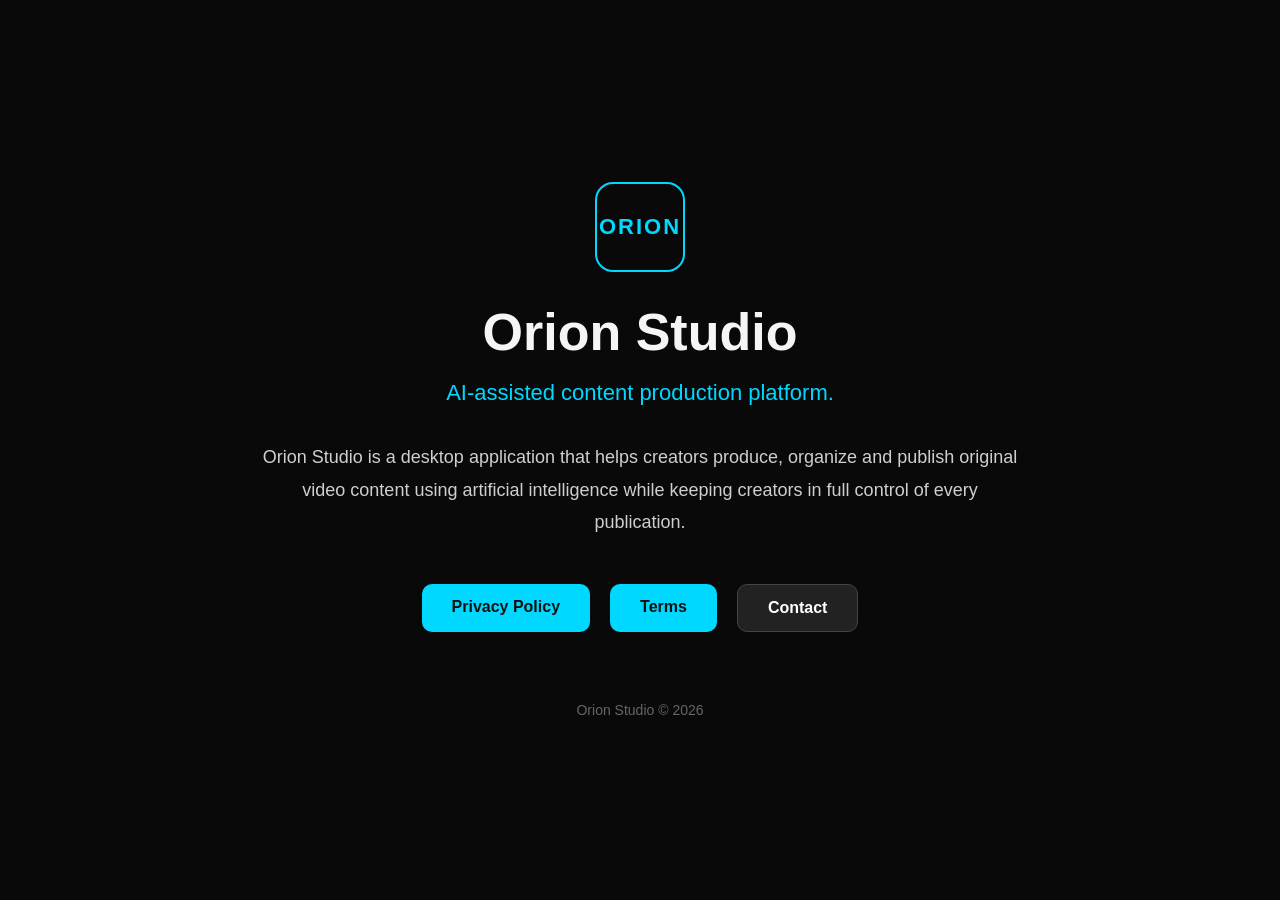
<file: index.html>
<!DOCTYPE html>
<html lang="en">

<head>
    <meta charset="UTF-8">
    <meta name="viewport" content="width=device-width, initial-scale=1.0">
    <title>Orion Studio</title>
    <link rel="stylesheet" href="style.css">
</head>

<body>

    <main class="container">

        <div class="logo">
            ORION
        </div>

        <h1>Orion Studio</h1>

        <p class="subtitle">
            AI-assisted content production platform.
        </p>

        <p class="description">
            Orion Studio is a desktop application that helps creators produce,
            organize and publish original video content using artificial intelligence
            while keeping creators in full control of every publication.
        </p>

        <div class="buttons">

            <a href="privacy.html" class="button">
                Privacy Policy
            </a>

             <a href="terms.html" class="button">
                Terms
            </a>

            <a href="mailto:Orionluciogame@gmail.com" class="button secondary">
                Contact
            </a>

        </div>

        <footer>

            Orion Studio © 2026

        </footer>

    </main>

</body>

</html>
</file>
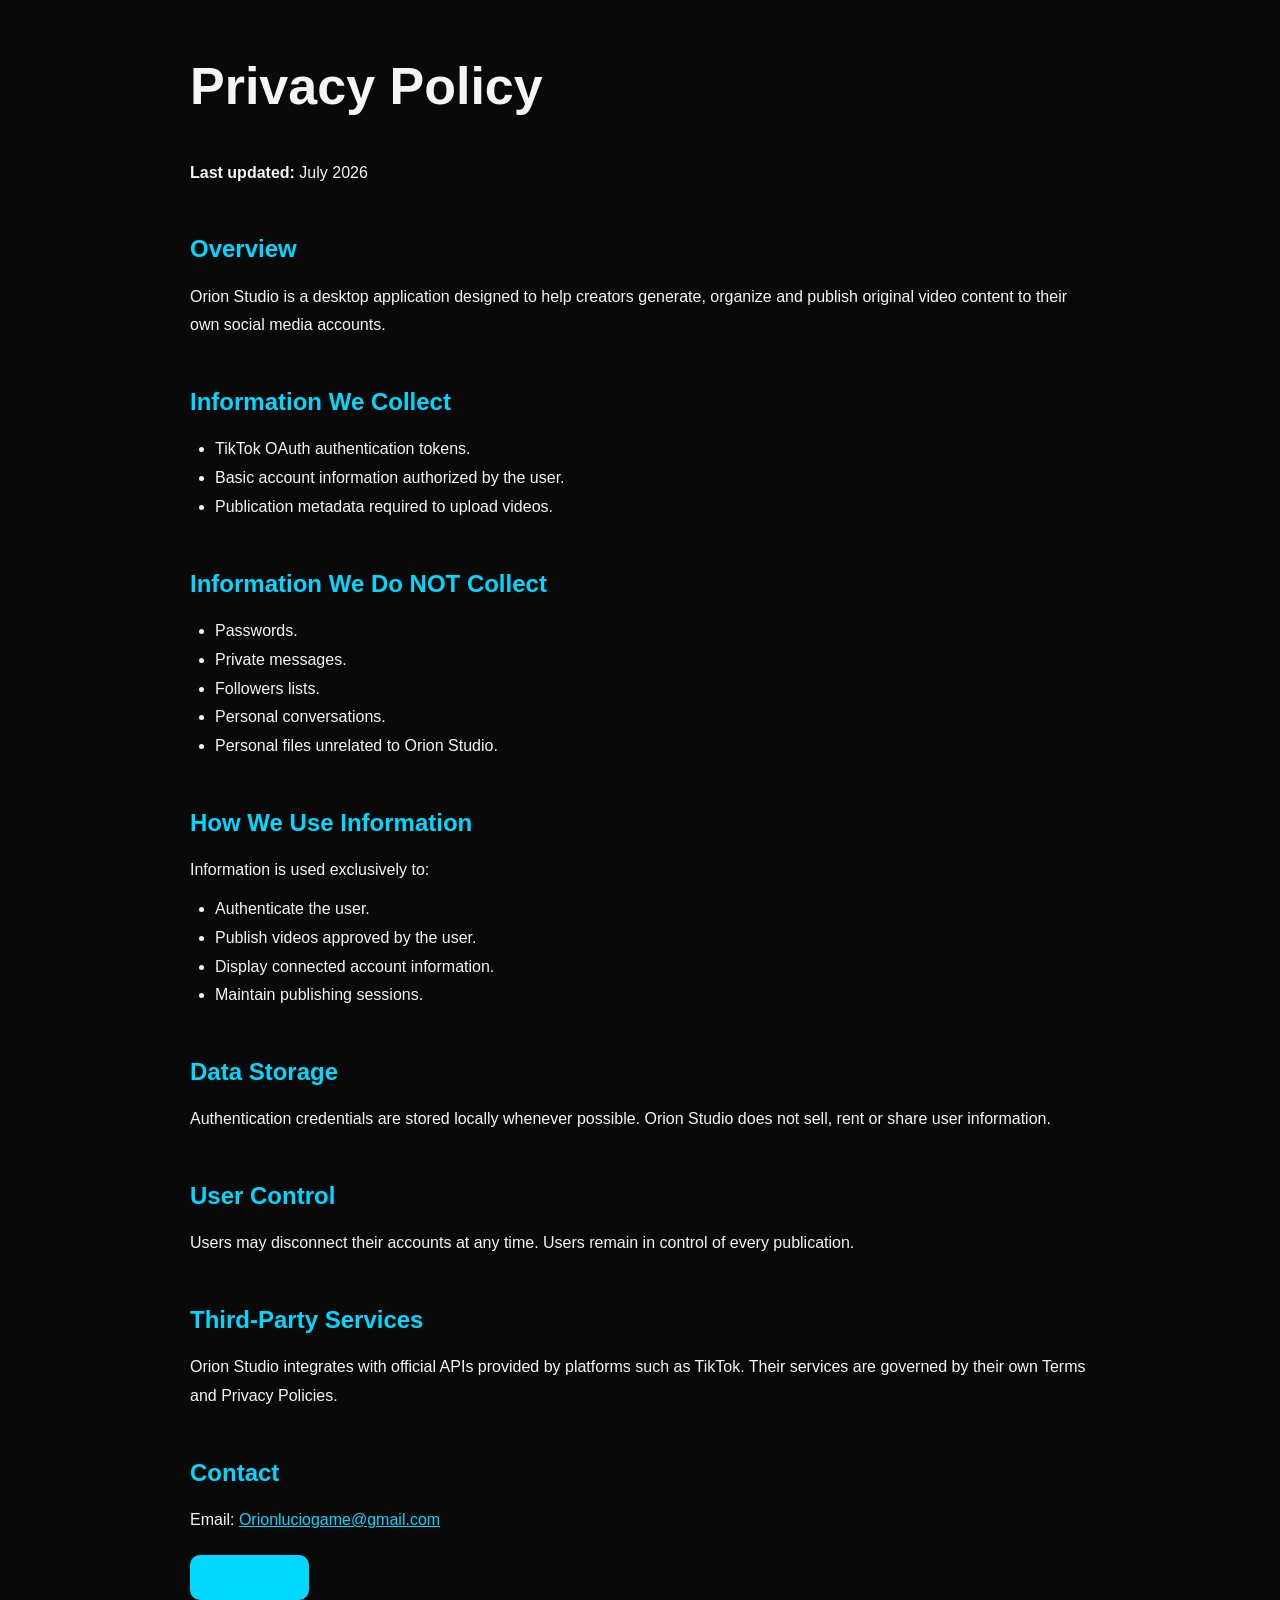
<file: privacy.html>
<!DOCTYPE html>
<html lang="en">

<head>
    <meta charset="UTF-8">
    <meta name="viewport" content="width=device-width, initial-scale=1.0">
    <title>Privacy Policy - Orion Studio</title>
    <link rel="stylesheet" href="style.css">
</head>

<body>

<main class="privacy">

<h1>Privacy Policy</h1>

<p><strong>Last updated:</strong> July 2026</p>

<h2>Overview</h2>

<p>
Orion Studio is a desktop application designed to help creators generate,
organize and publish original video content to their own social media accounts.
</p>

<h2>Information We Collect</h2>

<ul>

<li>TikTok OAuth authentication tokens.</li>

<li>Basic account information authorized by the user.</li>

<li>Publication metadata required to upload videos.</li>

</ul>

<h2>Information We Do NOT Collect</h2>

<ul>

<li>Passwords.</li>

<li>Private messages.</li>

<li>Followers lists.</li>

<li>Personal conversations.</li>

<li>Personal files unrelated to Orion Studio.</li>

</ul>

<h2>How We Use Information</h2>

<p>

Information is used exclusively to:

</p>

<ul>

<li>Authenticate the user.</li>

<li>Publish videos approved by the user.</li>

<li>Display connected account information.</li>

<li>Maintain publishing sessions.</li>

</ul>

<h2>Data Storage</h2>

<p>

Authentication credentials are stored locally whenever possible.
Orion Studio does not sell, rent or share user information.

</p>

<h2>User Control</h2>

<p>

Users may disconnect their accounts at any time.

Users remain in control of every publication.

</p>

<h2>Third-Party Services</h2>

<p>

Orion Studio integrates with official APIs provided by platforms such as TikTok.

Their services are governed by their own Terms and Privacy Policies.

</p>

<h2>Contact</h2>

<p>

Email:

<a href="mailto:Orionluciogame@gmail.com">

Orionluciogame@gmail.com

</a>

</p>

<br>

<a href="index.html" class="button">

← Back

</a>

</main>

</body>

</html>
</file>
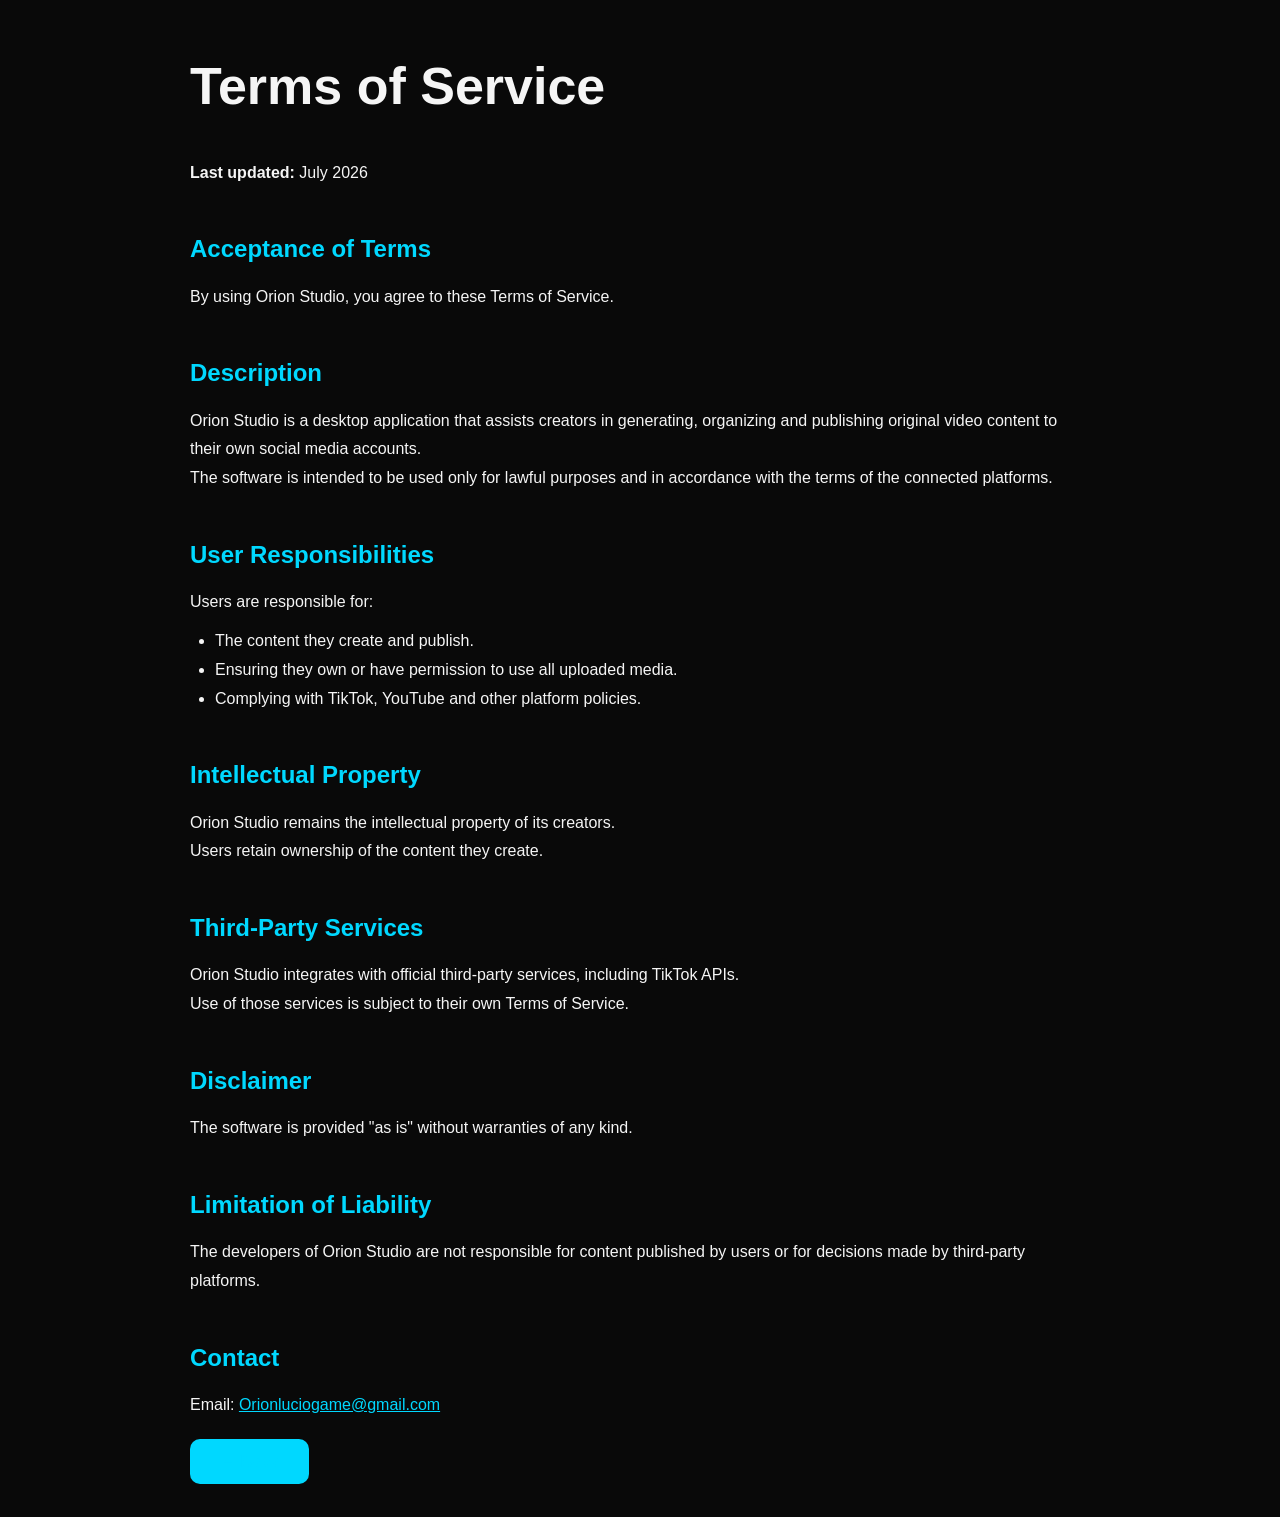
<file: terms.html>
<!DOCTYPE html>
<html lang="en">
<head>
    <meta charset="UTF-8">
    <meta name="viewport" content="width=device-width, initial-scale=1.0">
    <title>Terms of Service - Orion Studio</title>
    <link rel="stylesheet" href="style.css">
</head>
<body>
<main class="privacy">
<h1>Terms of Service</h1>
<p><strong>Last updated:</strong> July 2026</p>
<h2>Acceptance of Terms</h2>
<p>
By using Orion Studio, you agree to these Terms of Service.
</p>
<h2>Description</h2>
<p>
Orion Studio is a desktop application that assists creators in generating, organizing and publishing original video content to their own social media accounts.
</p>
<p>
The software is intended to be used only for lawful purposes and in accordance with the terms of the connected platforms.
</p>
<h2>User Responsibilities</h2>
<p>
Users are responsible for:
</p>
<ul>
<li>The content they create and publish.</li>
<li>Ensuring they own or have permission to use all uploaded media.</li>
<li>Complying with TikTok, YouTube and other platform policies.</li>
</ul>
<h2>Intellectual Property</h2>
<p>
Orion Studio remains the intellectual property of its creators.
</p>
<p>
Users retain ownership of the content they create.
</p>
<h2>Third-Party Services</h2>
<p>
Orion Studio integrates with official third-party services, including TikTok APIs.
</p>
<p>
Use of those services is subject to their own Terms of Service.
</p>
<h2>Disclaimer</h2>
<p>
The software is provided "as is" without warranties of any kind.
</p>
<h2>Limitation of Liability</h2>
<p>
The developers of Orion Studio are not responsible for content published by users or for decisions made by third-party platforms.
</p>
<h2>Contact</h2>
<p>
Email:
<a href="mailto:Orionluciogame@gmail.com">
Orionluciogame@gmail.com
</a>
</p>
<br>
<a href="index.html" class="button">
← Back
</a>
</main>
</body>
</html>
</file>
<file: style.css>
*{

margin:0;
padding:0;
box-sizing:border-box;

}

body{

background:#090909;

color:#f5f5f5;

font-family:Segoe UI,Arial,sans-serif;

display:flex;

justify-content:center;

align-items:center;

min-height:100vh;

padding:40px;

}

.container{

max-width:760px;

text-align:center;

}

.logo{

width:90px;

height:90px;

border:2px solid #00d8ff;

border-radius:18px;

display:flex;

align-items:center;

justify-content:center;

margin:auto;

font-weight:bold;

font-size:22px;

letter-spacing:2px;

color:#00d8ff;

margin-bottom:30px;

}

h1{

font-size:52px;

margin-bottom:18px;

}

.subtitle{

font-size:22px;

color:#00d8ff;

margin-bottom:35px;

}

.description{

font-size:18px;

line-height:1.8;

color:#cfcfcf;

margin-bottom:45px;

}

.buttons{

display:flex;

justify-content:center;

gap:20px;

flex-wrap:wrap;

}

.button{

background:#00d8ff;

color:#111;

padding:14px 30px;

border-radius:10px;

text-decoration:none;

font-weight:bold;

transition:.2s;

}

.button:hover{

transform:translateY(-2px);

box-shadow:0 0 18px rgba(0,216,255,.4);

}

.secondary{

background:#222;

color:white;

border:1px solid #444;

}

footer{

margin-top:70px;

color:#666;

font-size:14px;

}

.privacy{

max-width:900px;

line-height:1.8;

}

.privacy h1{

margin-bottom:25px;

}

.privacy h2{

margin-top:40px;

margin-bottom:12px;

color:#00d8ff;

}

.privacy ul{

margin-left:25px;

margin-top:10px;

}

.privacy a{

color:#00d8ff;

}
</file>
